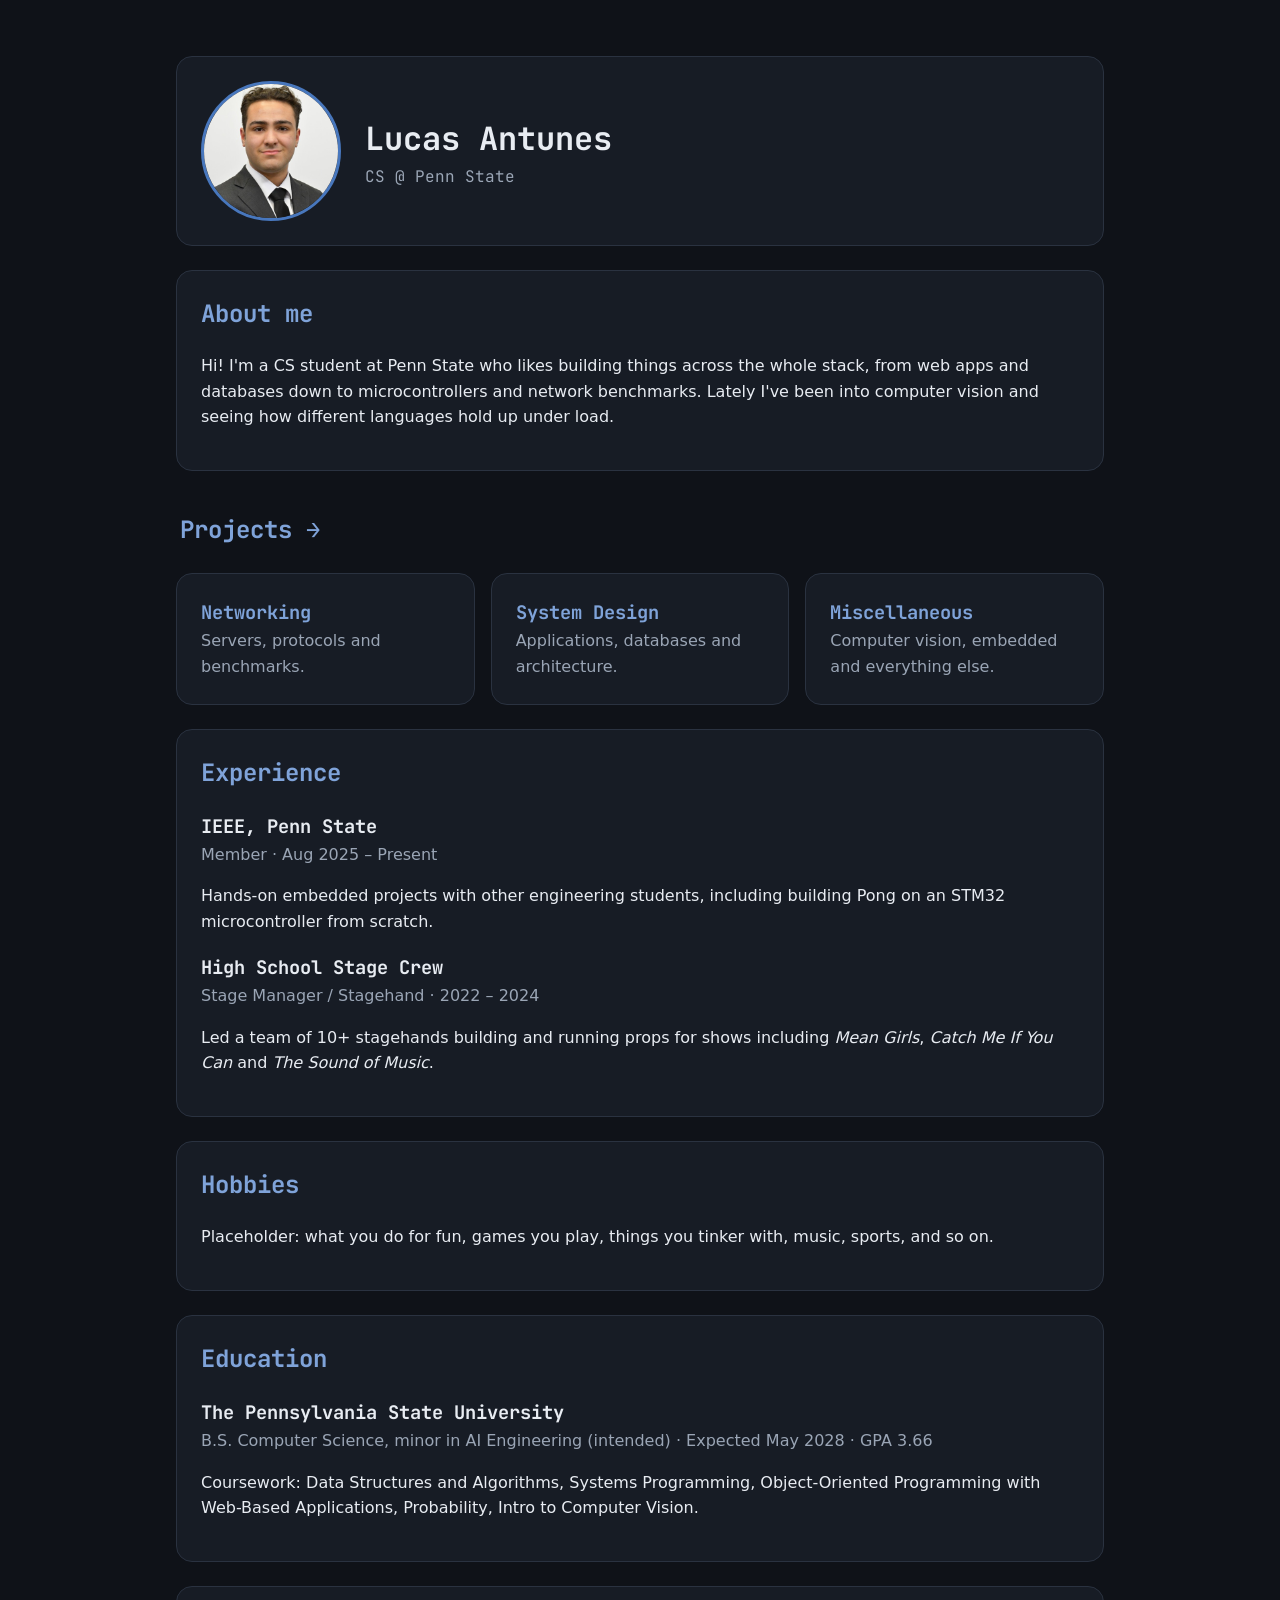
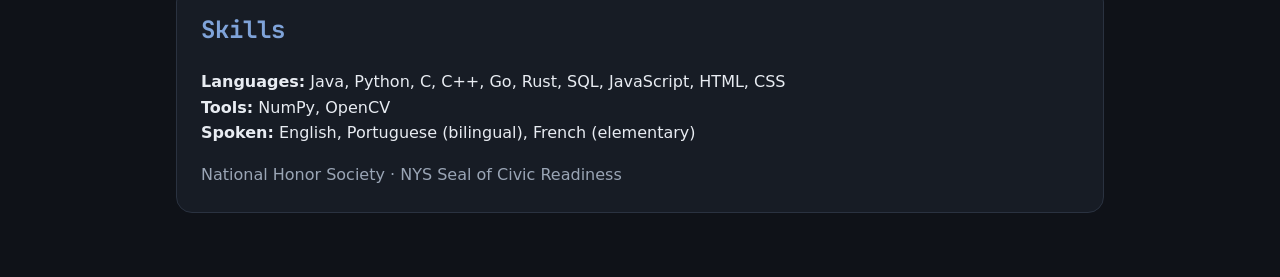
<file: index.html>
<!doctype html>
<html lang="en">
<head>
  <meta charset="utf-8">
  <meta name="viewport" content="width=device-width, initial-scale=1">
  <title>Lucas Antunes</title>
  <link rel="preconnect" href="https://fonts.googleapis.com">
  <link rel="preconnect" href="https://fonts.gstatic.com" crossorigin>
  <link rel="stylesheet" href="https://fonts.googleapis.com/css2?family=JetBrains+Mono:wght@400;700&display=swap">
  <link rel="stylesheet" href="style.css">
</head>
<body>
  <header class="card">
    <img src="headshot.jpg" alt="Lucas Antunes" width="140" height="140">
    <div>
      <h1>Lucas Antunes</h1>
      <p class="meta mono">CS @ Penn State</p>
    </div>
  </header>

  <main>
    <section class="card">
      <h2>About me</h2>
      <p>Hi! I'm a CS student at Penn State who likes building things across the whole stack, from web apps and databases down to microcontrollers and network benchmarks. Lately I've been into computer vision and seeing how different languages hold up under load.</p>
    </section>

    <h2 class="section-title"><a href="projects.html">Projects →</a></h2>
    <nav class="grid" aria-label="Project categories">
      <a class="card" href="projects.html#networking">
        <h3>Networking</h3>
        <p class="meta">Servers, protocols and benchmarks.</p>
      </a>
      <a class="card" href="projects.html#system-design">
        <h3>System Design</h3>
        <p class="meta">Applications, databases and architecture.</p>
      </a>
      <a class="card" href="projects.html#misc">
        <h3>Miscellaneous</h3>
        <p class="meta">Computer vision, embedded and everything else.</p>
      </a>
    </nav>

    <section class="card">
      <h2>Experience</h2>
      <h3>IEEE, Penn State</h3>
      <p class="meta">Member · Aug 2025 – Present</p>
      <p>Hands-on embedded projects with other engineering students, including building Pong on an STM32 microcontroller from scratch.</p>
      <h3>High School Stage Crew</h3>
      <p class="meta">Stage Manager / Stagehand · 2022 – 2024</p>
      <p>Led a team of 10+ stagehands building and running props for shows including <i>Mean Girls</i>, <i>Catch Me If You Can</i> and <i>The Sound of Music</i>.</p>
    </section>

    <section class="card">
      <h2>Hobbies</h2>
      <p>Placeholder: what you do for fun, games you play, things you tinker with, music, sports, and so on.</p>
    </section>

    <section class="card">
      <h2>Education</h2>
      <h3>The Pennsylvania State University</h3>
      <p class="meta">B.S. Computer Science, minor in AI Engineering (intended) · Expected May 2028 · GPA 3.66</p>
      <p>Coursework: Data Structures and Algorithms, Systems Programming, Object-Oriented Programming with Web-Based Applications, Probability, Intro to Computer Vision.</p>
    </section>

    <section class="card">
      <h2>Skills</h2>
      <p><b>Languages:</b> Java, Python, C, C++, Go, Rust, SQL, JavaScript, HTML, CSS<br>
      <b>Tools:</b> NumPy, OpenCV<br>
      <b>Spoken:</b> English, Portuguese (bilingual), French (elementary)</p>
      <p class="meta">National Honor Society · NYS Seal of Civic Readiness</p>
    </section>
  </main>
</body>
</html>
</file>
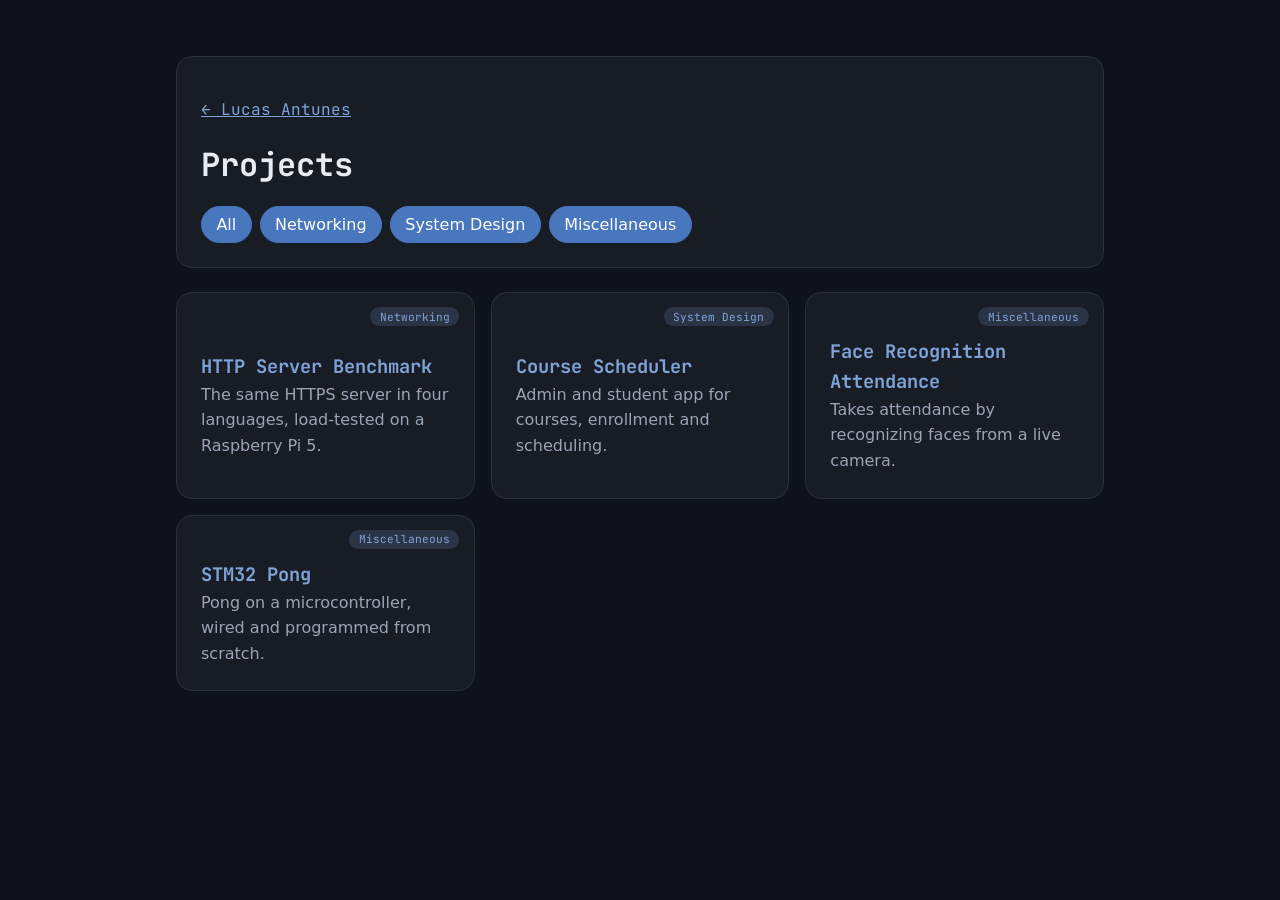
<file: projects.html>
<!doctype html>
<html lang="en">
<head>
  <meta charset="utf-8">
  <meta name="viewport" content="width=device-width, initial-scale=1">
  <title>Projects · Lucas Antunes</title>
  <link rel="preconnect" href="https://fonts.googleapis.com">
  <link rel="preconnect" href="https://fonts.gstatic.com" crossorigin>
  <link rel="stylesheet" href="https://fonts.googleapis.com/css2?family=JetBrains+Mono:wght@400;700&display=swap">
  <link rel="stylesheet" href="style.css">
</head>
<body>
  <header class="card">
    <div>
      <p class="mono"><a href="index.html">← Lucas Antunes</a></p>
      <h1>Projects</h1>
      <div class="filters" role="group" aria-label="Show categories">
        <button class="chip" id="all">All</button>
        <label class="chip"><input type="checkbox" value="networking" checked> Networking</label>
        <label class="chip"><input type="checkbox" value="system-design" checked> System Design</label>
        <label class="chip"><input type="checkbox" value="misc" checked> Miscellaneous</label>
      </div>
    </div>
  </header>

  <main>
    <p class="card meta" id="none" hidden>No categories selected. Pick one above, or press All.</p>
    <div class="grid" id="projects"></div>
  </main>

  <dialog id="view" aria-labelledby="view-title">
    <div>
      <button class="btn" id="close">← Back</button>
      <h1 id="view-title"></h1>
      <p class="meta mono" id="view-meta"></p>
      <div class="slides">
        <img id="slide" alt="">
        <button class="btn prev" aria-label="Previous screenshot">‹</button>
        <button class="btn next" aria-label="Next screenshot">›</button>
      </div>
      <p class="meta" id="slide-count"></p>
      <div id="view-details"></div>
    </div>
  </dialog>

  <script src="projects.js"></script>
  <script>
    const view = document.getElementById("view");
    const slide = document.getElementById("slide");
    let current, index = 0;

    function el(tag, text) {
      const e = document.createElement(tag);
      e.textContent = text;
      return e;
    }

    function showSlide(step) {
      const imgs = current.images;
      index = (index + step + imgs.length) % imgs.length;
      slide.src = imgs[index];
      slide.alt = `${current.title}, screenshot ${index + 1} of ${imgs.length}`;
      document.getElementById("slide-count").textContent = `${index + 1} / ${imgs.length}`;
      view.querySelectorAll(".slides .btn").forEach(b => b.hidden = imgs.length < 2);
    }

    function open(p) {
      current = p;
      index = 0;
      document.getElementById("view-title").textContent = p.title;
      const meta = document.getElementById("view-meta");
      meta.replaceChildren(`${p.date} · ${p.tech}`);
      if (p.github) {
        const a = el("a", "GitHub ↗");
        a.href = p.github;
        meta.append(" · ", a);
      }
      document.getElementById("view-details").innerHTML = p.details; // trusted: written by hand in projects.js
      showSlide(0);
      view.showModal();
      view.scrollTop = 0;
    }

    const grid = document.getElementById("projects");
    for (const p of PROJECTS) {
      const box = document.querySelector(`.filters input[value="${p.category}"]`);
      // catches typos in projects.js, e.g. category: "networkng"
      if (!box || !p.title || !p.images?.length) { console.error("Bad project entry in projects.js:", p); continue; }
      const card = document.createElement("button");
      card.className = "card";
      card.dataset.category = p.category;
      const tag = el("span", box.parentElement.textContent.trim());
      tag.className = "tag";
      card.append(tag, el("h3", p.title), el("p", p.summary));
      card.lastChild.className = "meta";
      card.onclick = () => open(p);
      grid.append(card);
    }

    // category filter: each checkbox shows or hides the cards of its category
    const boxes = [...document.querySelectorAll(".filters input")];
    function applyFilter() {
      const on = boxes.filter(b => b.checked).map(b => b.value);
      for (const card of grid.children) card.hidden = !on.includes(card.dataset.category);
      document.getElementById("none").hidden = on.length > 0;
      document.getElementById("all").classList.toggle("on", boxes.every(b => b.checked));
    }
    boxes.forEach(b => b.onchange = applyFilter);
    document.getElementById("all").onclick = () => { boxes.forEach(b => b.checked = true); applyFilter(); };
    // from a home page cell (projects.html#networking): only that category; otherwise all
    const start = boxes.find(b => "#" + b.value === location.hash);
    boxes.forEach(b => b.checked = !start || b === start);
    applyFilter();

    document.getElementById("close").onclick = () => view.close();
    view.querySelector(".prev").onclick = () => showSlide(-1);
    view.querySelector(".next").onclick = () => showSlide(1);
    view.addEventListener("keydown", e => {
      if (e.key === "ArrowLeft") showSlide(-1);
      if (e.key === "ArrowRight") showSlide(1);
    });
  </script>
</body>
</html>
</file>
<file: style.css>
:root {
  color-scheme: dark;
  --bg: #0f1218;
  --card: #171c25;
  --border: #2a3240;
  --text: #e8ecf2;
  --muted: #9aa5b5;
  --accent: #4877bd;
  --accent-light: #7fa3d9; /* lighter jean blue: readable as text on the dark background */
  --radius: 16px;
}

*, *::before, *::after { box-sizing: border-box; }
[hidden] { display: none !important; } /* .card sets display, which would otherwise beat the hidden attribute */

body {
  background: var(--bg);
  color: var(--text);
  font-family: system-ui, sans-serif;
  line-height: 1.6;
  max-width: 60rem;
  margin: 0 auto;
  padding: 2rem 1rem 4rem;
}

h1, h2, h3, .mono { font-family: "JetBrains Mono", ui-monospace, monospace; }
h1 { margin: 0; }
h2 { margin-top: 0; color: var(--accent-light); }
h3 { margin-bottom: 0; }
a { color: var(--accent-light); }
.meta { margin: 0; color: var(--muted); }
:focus-visible { outline: 2px solid var(--accent-light); outline-offset: 3px; }

.card {
  display: block;
  background: var(--card);
  border: 1px solid var(--border);
  border-radius: var(--radius);
  padding: 1.5rem;
  margin-top: 1.5rem;
}

.grid {
  display: grid;
  grid-template-columns: repeat(auto-fill, minmax(15rem, 1fr));
  gap: 1rem;
  margin-top: 1.5rem;
}
.grid .card { margin: 0; }

/* clickable cards */
a.card, button.card {
  color: inherit;
  text-decoration: none;
  font: inherit;
  text-align: left;
  cursor: pointer;
  width: 100%;
  transition: border-color .15s, transform .15s;
}
a.card:hover, button.card:hover { border-color: var(--accent); transform: translateY(-3px); }
a.card h3, button.card h3 { margin-top: 0; color: var(--accent-light); }

.section-title { margin: 2.5rem 0 0 .25rem; }
.section-title a { text-decoration: none; }
.section-title a:hover { text-decoration: underline; }

/* category tag in the top-right corner of a project card */
button.card { position: relative; padding-top: 2.75rem; }
.tag {
  position: absolute;
  top: .9rem;
  right: .9rem;
  font: .7rem "JetBrains Mono", ui-monospace, monospace;
  padding: .15rem .6rem;
  border-radius: 999px;
  background: color-mix(in srgb, var(--accent-light) 18%, transparent);
  color: var(--accent-light);
}

/* filter chips on the projects page: checkboxes styled as pills */
.filters { display: flex; flex-wrap: wrap; gap: .5rem; margin-top: 1rem; }
.chip {
  border: 1px solid var(--accent);
  border-radius: 999px;
  padding: .3rem .9rem;
  cursor: pointer;
  user-select: none;
}
.chip input { position: absolute; opacity: 0; pointer-events: none; }
button.chip { background: none; color: inherit; font: inherit; }
.chip:has(input:checked), .chip.on { background: var(--accent); color: #fff; }
.chip:has(input:focus-visible) { outline: 2px solid var(--accent-light); outline-offset: 3px; }

header.card { display: flex; gap: 1.5rem; align-items: center; flex-wrap: wrap; }
header img { width: 140px; height: 140px; border-radius: 50%; object-fit: cover; border: 3px solid var(--accent); }

.btn {
  background: var(--accent);
  color: #fff;
  border: 0;
  border-radius: 999px;
  padding: .4rem 1rem;
  font: inherit;
  cursor: pointer;
}

/* full-screen project view */
dialog {
  width: 100vw;
  height: 100dvh;
  max-width: none;
  max-height: none;
  margin: 0;
  border: 0;
  padding: 0;
  background: var(--bg);
  color: var(--text);
}
dialog > div { max-width: 60rem; margin: 0 auto; padding: 2rem 1rem 4rem; }
body:has(dialog[open]) { overflow: hidden; }

.slides { position: relative; }
.slides img { display: block; width: 100%; height: 60vh; object-fit: contain; background: #000; border-radius: var(--radius); }
.slides .btn { position: absolute; top: 50%; translate: 0 -50%; }
.slides .prev { left: .5rem; }
.slides .next { right: .5rem; }
</file>
